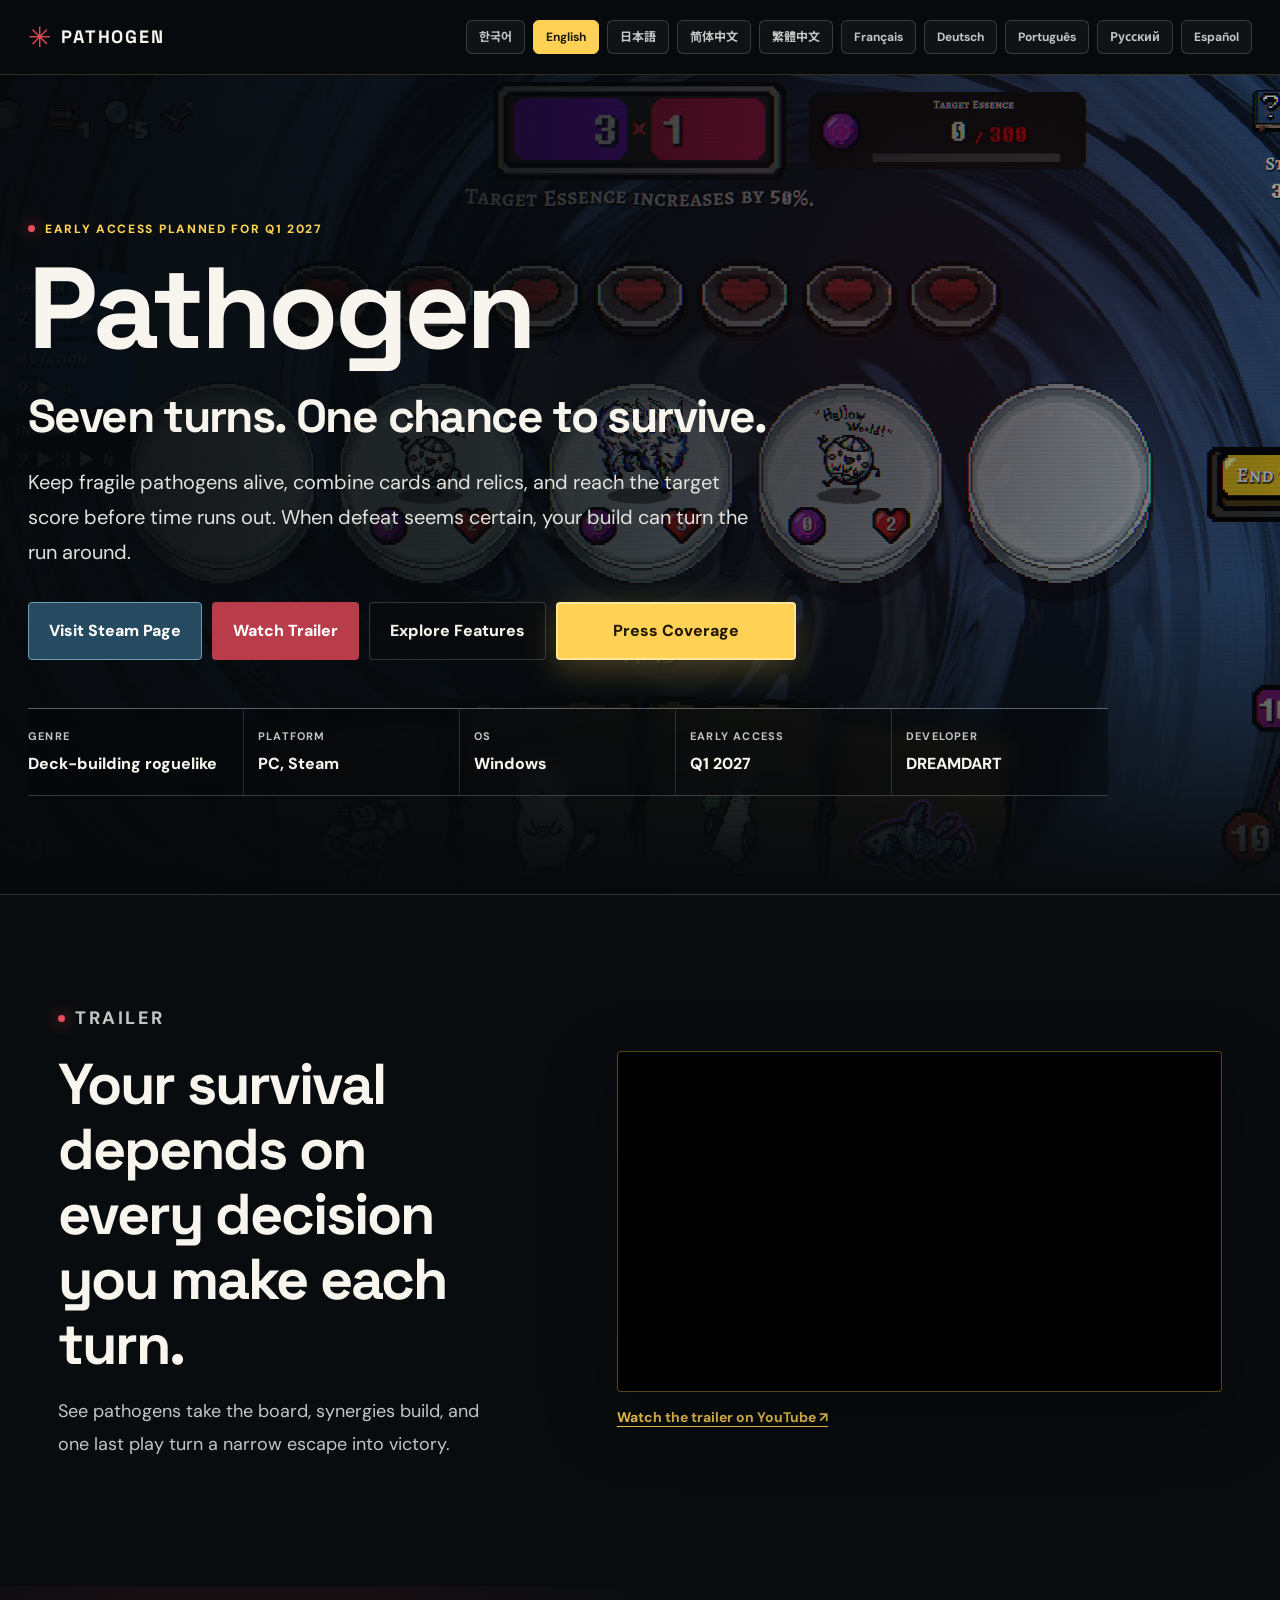
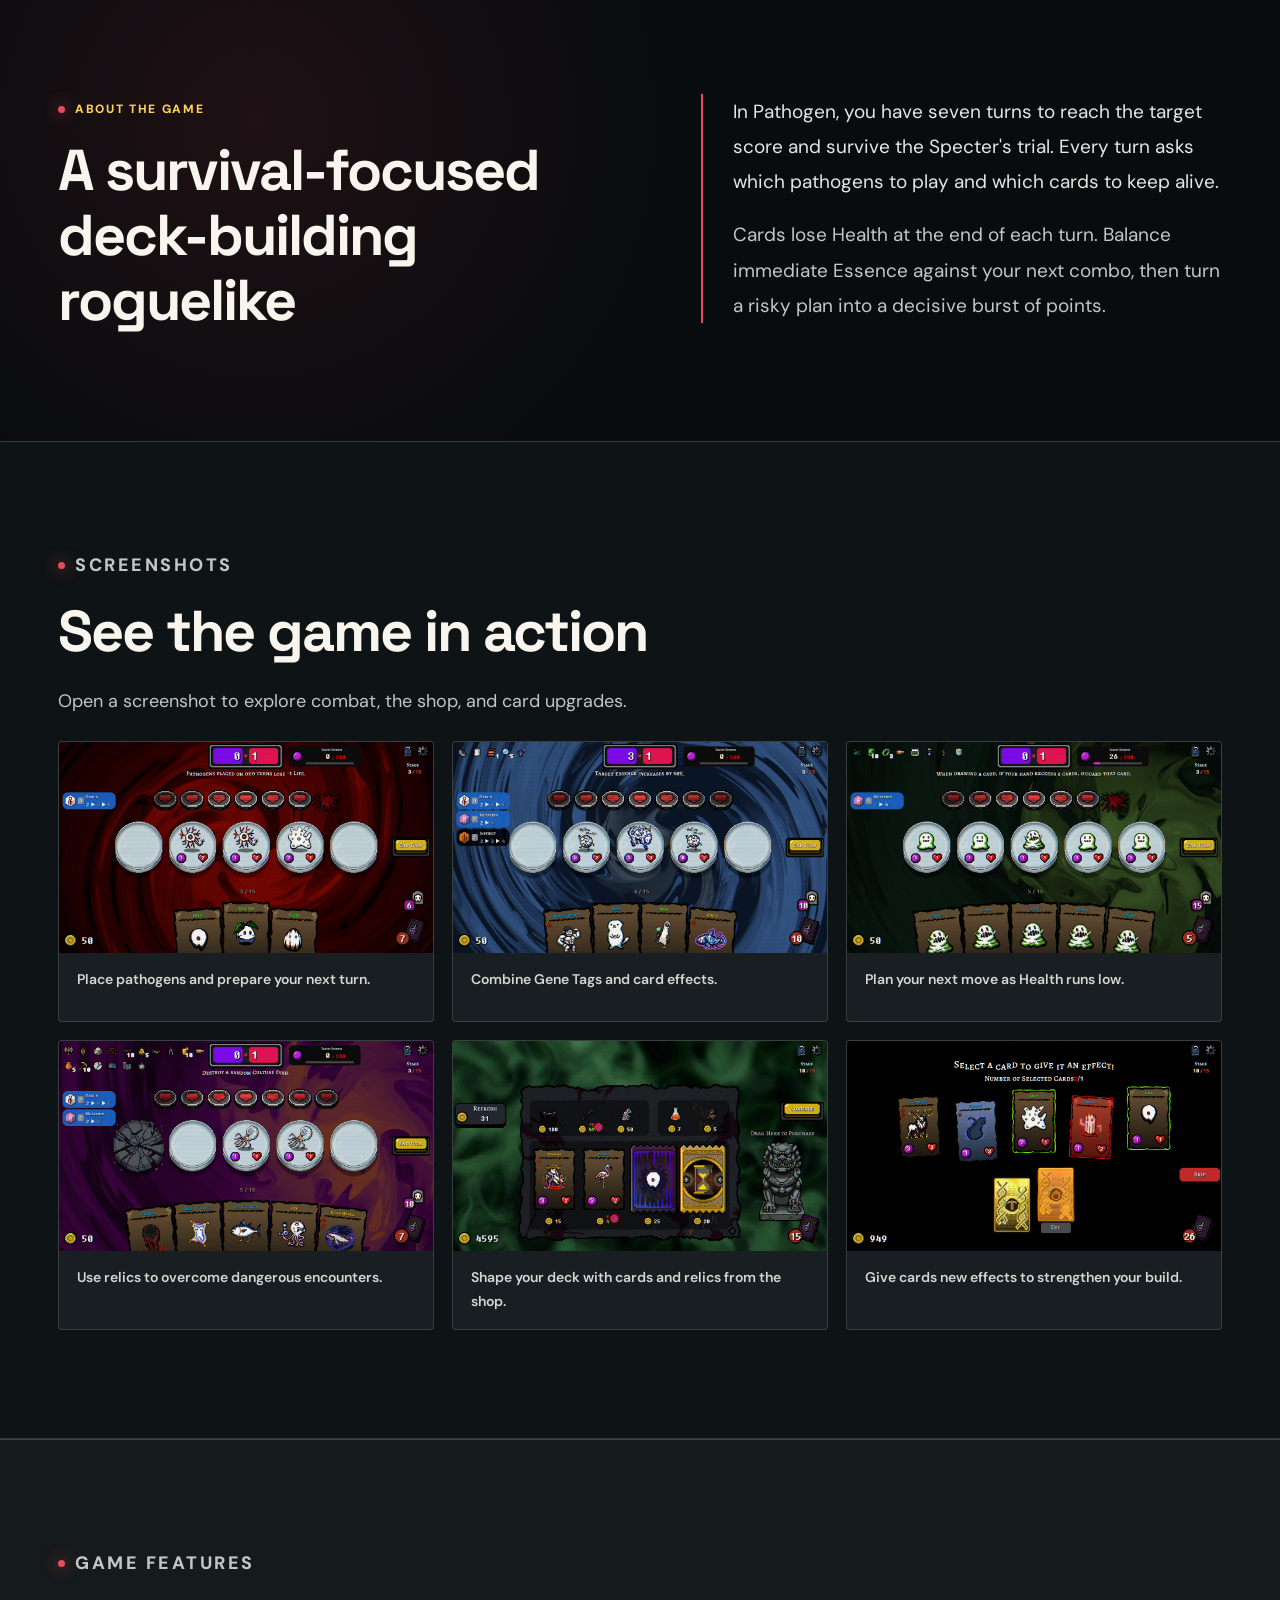
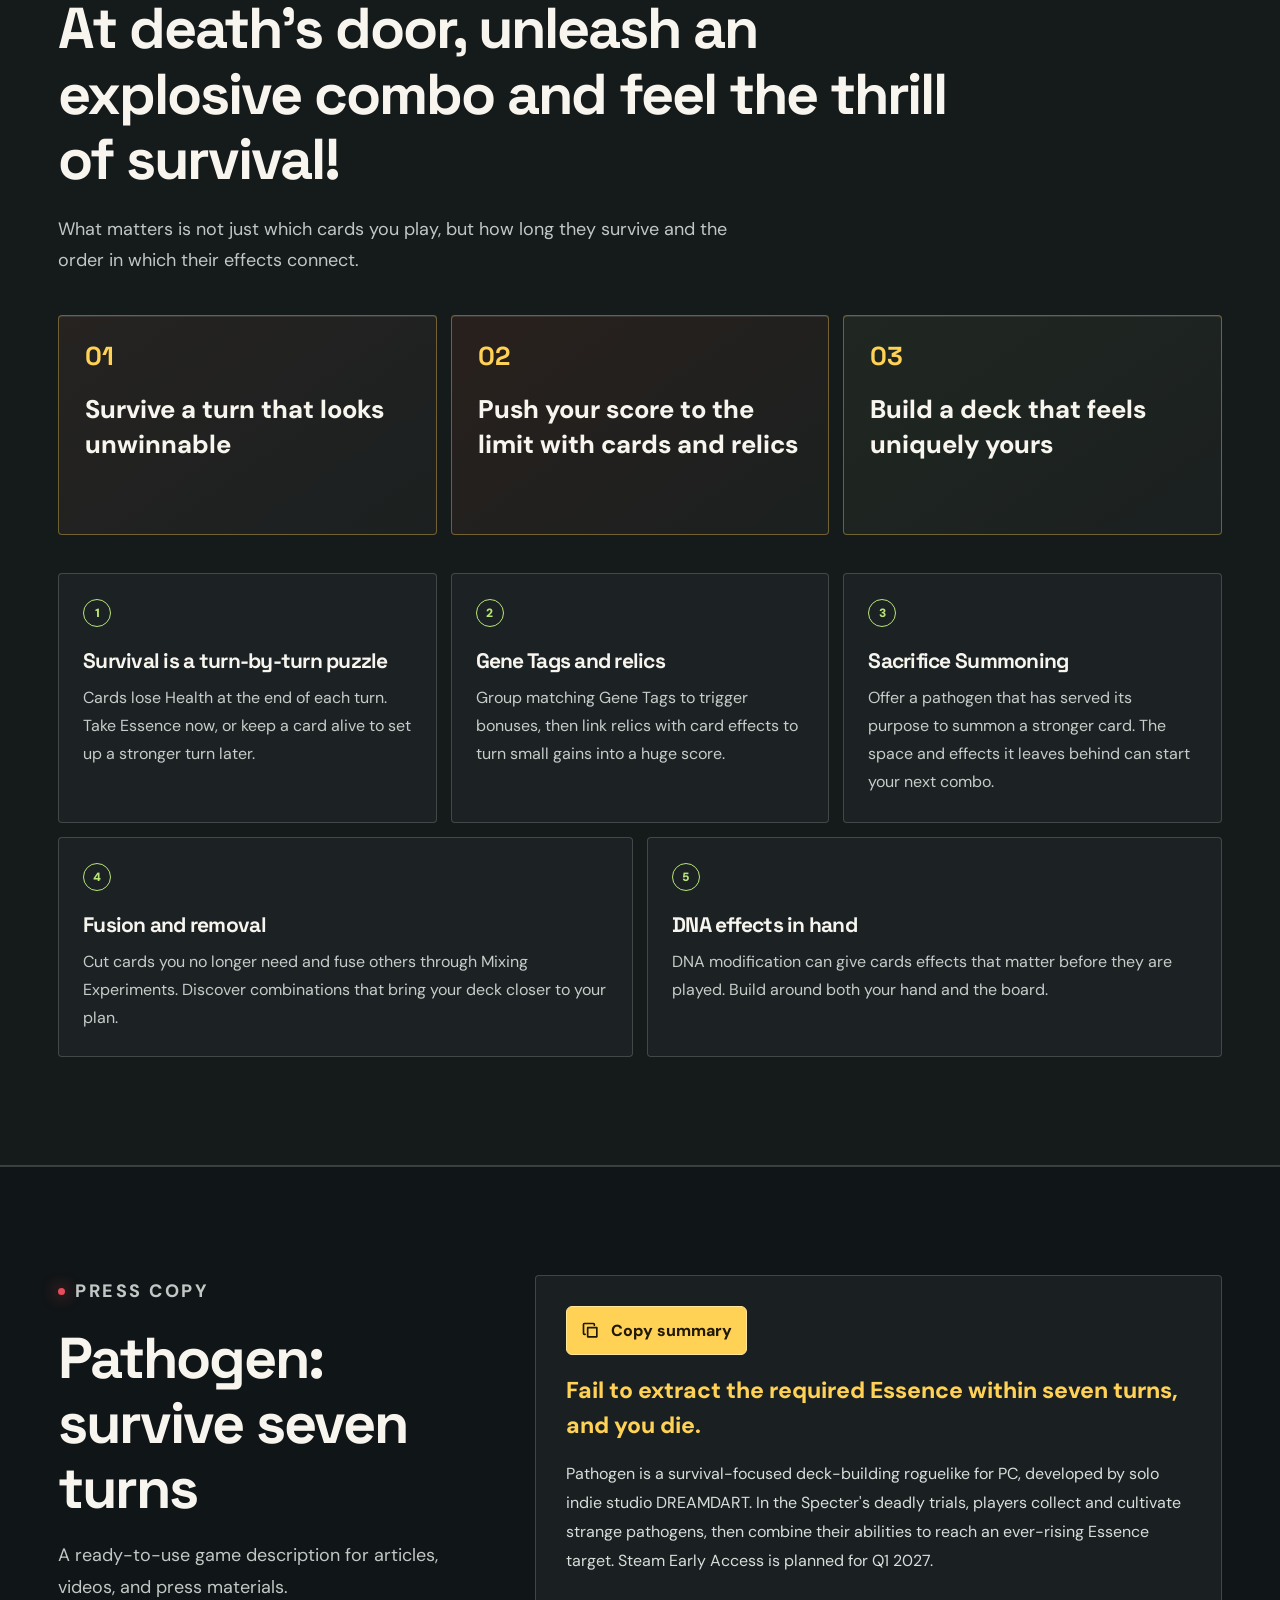
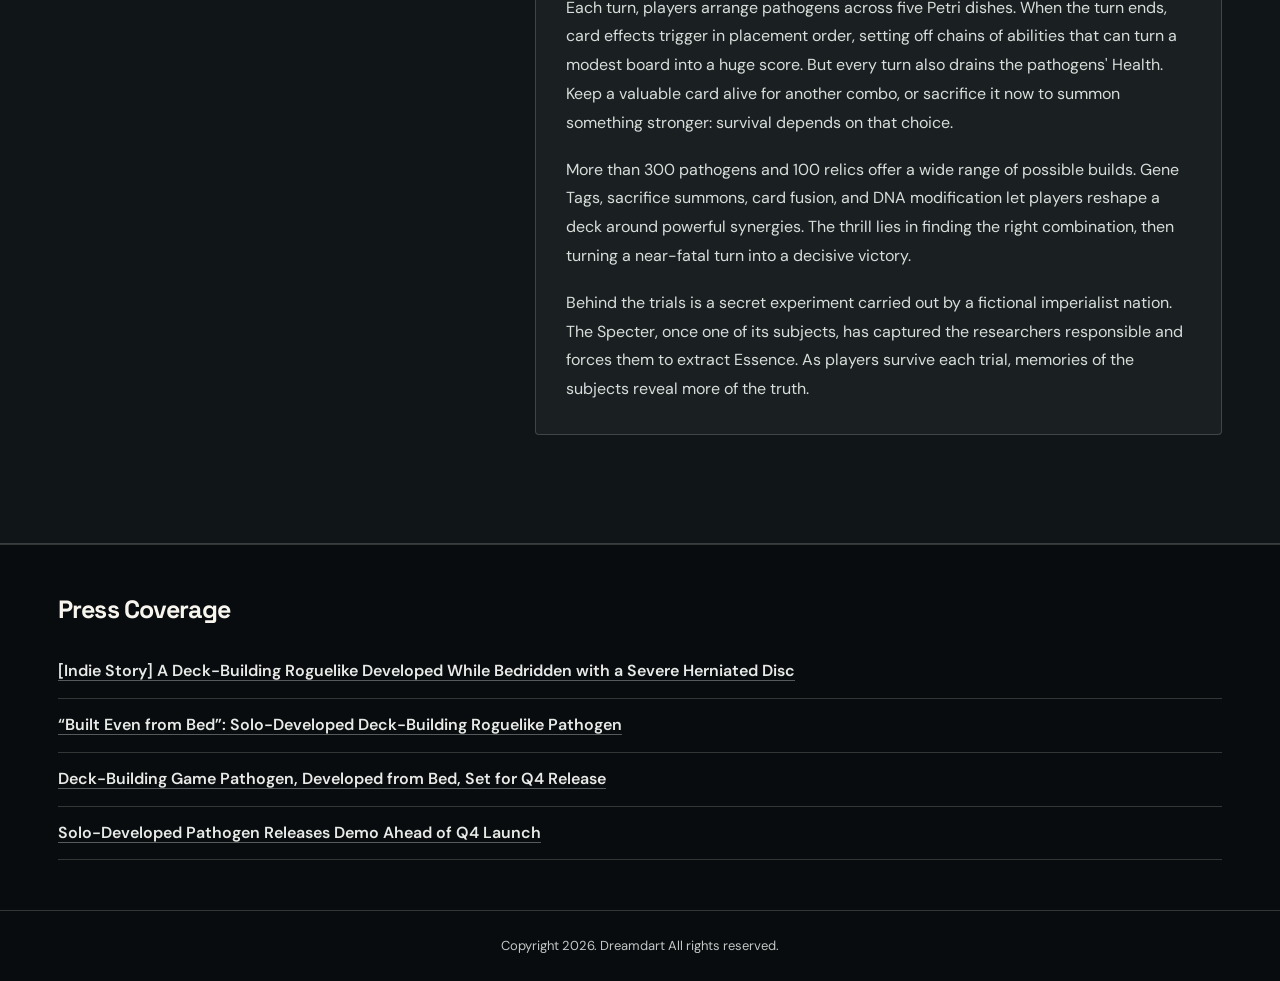
<file: index.html>
<!doctype html>
<html lang="en">
  <head>
    <meta charset="utf-8">
    <meta name="viewport" content="width=device-width, initial-scale=1">
    <title>Pathogen - Deck-Building Roguelike</title>
    <meta
      name="description"
      content="Pathogen is a deck-building roguelike where you extract Essence from pathogens and survive the Specter within seven turns."
    >
    <link rel="preconnect" href="https://fonts.googleapis.com">
    <link rel="preconnect" href="https://fonts.gstatic.com" crossorigin>
    <link href="https://fonts.googleapis.com/css2?family=DM+Sans:wght@400;500;600;700;800&family=Space+Grotesk:wght@500;600;700&family=Noto+Sans+KR:wght@400;500;600;700;800&family=Noto+Sans+JP:wght@400;500;600;700;800&family=Noto+Sans+SC:wght@400;500;600;700;800&family=Noto+Sans+TC:wght@400;500;600;700;800&display=swap" rel="stylesheet">
    <link rel="stylesheet" href="styles.css">
  </head>
  <body>
    <a class="skip-link" href="#main" data-i18n="ui.skip"></a>
    <header class="language-bar">
      <div class="header-inner">
        <a class="header-brand" href="#top" aria-label="Pathogen home"><span class="brand-mark" aria-hidden="true">✳</span> PATHOGEN</a>
        <nav class="language-list" id="languageList" aria-label="Language selector"></nav>
      </div>
    </header>

    <main id="main">
      <section id="top" class="hero" aria-labelledby="hero-title">
        <div class="hero-media" aria-hidden="true">
          <img src="assets/screenshots/English_2.png" alt="">
        </div>
        <div class="hero-shade"></div>
        <div class="hero-content">
          <p class="eyebrow" data-i18n="hero.kicker"></p>
          <h1 id="hero-title" data-i18n="hero.title"></h1>
          <p class="hero-tagline" data-i18n="hero.tagline"></p>
          <p class="hero-copy" data-i18n="hero.copy"></p>
          <div class="hero-actions">
            <a class="button steam" href="https://store.steampowered.com/app/4718090/Pathogen/" target="_blank" rel="noreferrer" data-i18n="hero.steam"></a>
            <a class="button primary" href="#trailer" data-i18n="hero.trailer"></a>
            <a class="button secondary" href="#features" data-i18n="hero.features"></a>
            <a class="button press-highlight" href="#coverage" data-i18n="hero.coverage"></a>
          </div>
          <dl class="hero-facts">
            <div>
              <dt data-i18n="facts.genre.label"></dt>
              <dd data-i18n="facts.genre.value"></dd>
            </div>
            <div>
              <dt data-i18n="facts.platform.label"></dt>
              <dd data-i18n="facts.platform.value"></dd>
            </div>
            <div>
              <dt data-i18n="facts.os.label"></dt>
              <dd data-i18n="facts.os.value"></dd>
            </div>
            <div>
              <dt data-i18n="facts.release.label"></dt>
              <dd data-i18n="facts.release.value"></dd>
            </div>
            <div>
              <dt data-i18n="facts.developer.label"></dt>
              <dd data-i18n="facts.developer.value"></dd>
            </div>
          </dl>
        </div>
      </section>

      <section id="trailer" class="section-inner trailer-layout" aria-labelledby="trailer-title">
        <div>
          <p class="eyebrow" data-i18n="trailerSection.kicker"></p>
          <h2 id="trailer-title" data-i18n="trailerSection.title"></h2>
          <p data-i18n="trailerSection.body"></p>
        </div>
        <div class="trailer-media">
          <div class="video-frame">
            <iframe data-youtube-id="dKhnJV5NCgE" title="Pathogen trailer" loading="lazy" referrerpolicy="strict-origin-when-cross-origin" allow="accelerometer; autoplay; clipboard-write; encrypted-media; gyroscope; picture-in-picture; web-share" allowfullscreen></iframe>
          </div>
          <a class="trailer-external" href="https://youtu.be/dKhnJV5NCgE" target="_blank" rel="noreferrer" data-i18n="trailerSection.link"></a>
        </div>
      </section>

      <section class="intro">
        <div class="section-inner intro-grid">
          <div>
            <p class="eyebrow" data-i18n="overview.kicker"></p>
            <h2 data-i18n="overview.title"></h2>
          </div>
          <div class="intro-copy">
            <p data-i18n="overview.body1"></p>
            <p data-i18n="overview.body2"></p>
          </div>
        </div>
      </section>

      <section class="gallery section-band" aria-labelledby="gallery-title">
        <div class="section-inner">
          <div class="section-heading compact">
            <p class="eyebrow" data-i18n="gallery.kicker"></p>
            <h2 id="gallery-title" data-i18n="gallery.title"></h2>
            <p data-i18n="gallery.hint"></p>
          </div>
          <div class="gallery-grid" id="galleryGrid"></div>
        </div>
      </section>

      <section id="features" class="section-band feature-band" aria-labelledby="features-title">
        <div class="section-inner">
          <div class="section-heading">
            <p class="eyebrow" data-i18n="features.kicker"></p>
            <h2 id="features-title" data-i18n="features.title"></h2>
            <p data-i18n="features.subtitle"></p>
          </div>
          <div class="feature-highlights" id="featureHighlights"></div>
          <div class="feature-grid" id="featureGrid"></div>
        </div>
      </section>

      <section class="press section-band" aria-labelledby="press-title">
        <div class="section-inner press-layout">
          <div>
            <p class="eyebrow" data-i18n="press.kicker"></p>
            <h2 id="press-title" data-i18n="press.title"></h2>
            <p data-i18n="press.intro"></p>
          </div>
          <div class="press-copy">
            <button class="icon-button" id="copyPress" type="button">
              <svg aria-hidden="true" viewBox="0 0 24 24">
                <path d="M8 8h11v11H8z"></path>
                <path d="M5 16H4a1 1 0 0 1-1-1V4a1 1 0 0 1 1-1h11a1 1 0 0 1 1 1v1"></path>
              </svg>
              <span data-copy-label data-i18n="press.button"></span>
            </button>
            <div class="press-body" id="pressText"></div>
          </div>
        </div>
      </section>
    </main>

    <section id="coverage" class="coverage" aria-labelledby="coverage-title">
      <div class="coverage-inner">
        <h2 id="coverage-title" data-i18n="coverage.title"></h2>
        <div class="coverage-links">
          <a href="https://www.gamemeca.com/view.php?gid=1777944" target="_blank" rel="noreferrer" data-i18n="coverage.items.0"></a>
          <a href="https://dpg.danawa.com/mobile/news/view?boardSeq=60&listSeq=6027862" target="_blank" rel="noreferrer" data-i18n="coverage.items.1"></a>
          <a href="https://www.inven.co.kr/webzine/news/?news=317863" target="_blank" rel="noreferrer" data-i18n="coverage.items.2"></a>
          <a href="https://gamefocus.co.kr/detail.php?number=177043" target="_blank" rel="noreferrer" data-i18n="coverage.items.3"></a>
        </div>
      </div>
    </section>

    <div class="image-modal" id="imageModal" aria-hidden="true">
      <div class="image-modal-panel" role="dialog" aria-modal="true">
        <button class="modal-close" id="modalClose" type="button">×</button>
        <img id="modalImage" alt="">
        <p id="modalCaption"></p>
      </div>
    </div>

    <footer class="footer">
      <span>Copyright 2026. Dreamdart All rights reserved.</span>
    </footer>

    <script src="script.js"></script>
  </body>
</html>
</file>
<file: styles.css>
:root {
  color-scheme: dark;
  --bg: #0b0d10;
  --panel: #15191f;
  --panel-2: #20252b;
  --text: #f4f0e8;
  --muted: #b9b5ad;
  --line: rgba(244, 240, 232, 0.16);
  --red: #d9434e;
  --gold: #e6b64c;
  --green: #7ccf91;
  --blue: #69b7d6;
  --shadow: rgba(0, 0, 0, 0.45);
}

* {
  box-sizing: border-box;
}

html {
  scroll-behavior: smooth;
}

body {
  margin: 0;
  background: var(--bg);
  color: var(--text);
  font-family: Inter, system-ui, -apple-system, BlinkMacSystemFont, "Segoe UI", sans-serif;
  line-height: 1.6;
}

img {
  display: block;
  max-width: 100%;
}

a {
  color: inherit;
}

.language-bar {
  position: sticky;
  top: 0;
  z-index: 20;
  border-bottom: 1px solid var(--line);
  background: rgba(11, 13, 16, 0.92);
  backdrop-filter: blur(14px);
}

.language-list {
  display: flex;
  gap: 8px;
  max-width: 1180px;
  margin: 0 auto;
  padding: 10px 18px;
  overflow-x: auto;
  scrollbar-width: none;
}

.language-list::-webkit-scrollbar {
  display: none;
}

.language-list button {
  flex: 0 0 auto;
  min-height: 36px;
  border: 1px solid var(--line);
  border-radius: 999px;
  background: rgba(255, 255, 255, 0.04);
  color: var(--text);
  font: inherit;
  font-size: 13px;
  font-weight: 700;
  padding: 7px 13px;
  cursor: pointer;
}

.language-list button:hover,
.language-list button.is-active {
  border-color: var(--gold);
  background: rgba(230, 182, 76, 0.18);
}

.hero {
  position: relative;
  min-height: calc(100vh - 58px);
  display: flex;
  align-items: flex-end;
  overflow: hidden;
}

.hero-media,
.hero-shade {
  position: absolute;
  inset: 0;
}

.hero-media img {
  width: 100%;
  height: 100%;
  object-fit: cover;
}

.hero-shade {
  background:
    linear-gradient(90deg, rgba(11, 13, 16, 0.95), rgba(11, 13, 16, 0.66) 48%, rgba(11, 13, 16, 0.3)),
    linear-gradient(0deg, #0b0d10 0%, rgba(11, 13, 16, 0) 32%);
}

.hero-content {
  position: relative;
  width: min(1180px, 100%);
  margin: 0 auto;
  padding: 96px 22px 64px;
}

.eyebrow {
  margin: 0 0 12px;
  color: var(--gold);
  font-size: 13px;
  font-weight: 800;
  letter-spacing: 0;
  text-transform: uppercase;
}

h1,
h2,
h3,
p {
  overflow-wrap: anywhere;
}

h1 {
  max-width: 760px;
  margin: 0;
  font-size: clamp(48px, 8vw, 104px);
  line-height: 0.95;
  letter-spacing: 0;
}

h2 {
  margin: 0;
  font-size: clamp(30px, 4vw, 58px);
  line-height: 1.05;
  letter-spacing: 0;
}

.section-heading {
  max-width: 1120px;
  margin-bottom: 34px;
}

h3 {
  margin: 0 0 10px;
  font-size: 20px;
  line-height: 1.2;
}

.hero-copy {
  max-width: 690px;
  margin: 22px 0 0;
  color: var(--muted);
  font-size: clamp(18px, 2vw, 23px);
}

.hero-actions {
  display: flex;
  flex-wrap: wrap;
  gap: 12px;
  margin: 30px 0;
}

.button {
  display: inline-flex;
  align-items: center;
  justify-content: center;
  min-height: 46px;
  border-radius: 6px;
  padding: 11px 18px;
  font-weight: 800;
  text-decoration: none;
}

.button.primary {
  background: var(--red);
  color: #fff;
  box-shadow: 0 16px 36px rgba(217, 67, 78, 0.25);
}

.button.steam {
  min-height: 54px;
  padding: 13px 28px;
  border: 1px solid rgba(105, 183, 214, 0.75);
  background: linear-gradient(135deg, #1b77a8, #12395f);
  color: #fff;
  box-shadow: 0 18px 42px rgba(27, 119, 168, 0.36);
}

.button.steam:hover {
  filter: brightness(1.12);
}

.button.secondary {
  border: 1px solid var(--line);
  background: rgba(255, 255, 255, 0.08);
}

.button.press-highlight {
  min-width: 230px;
  min-height: 58px;
  padding: 14px 34px;
  background: #ffd44f;
  border: 2px solid #fff0a3;
  color: #201800;
  box-shadow: 0 18px 44px rgba(255, 212, 79, 0.45);
  font-size: 17px;
}

.button.press-highlight:hover,
.button.press-highlight:focus-visible {
  background: #ffe577;
  transform: translateY(-2px);
}

.hero-facts {
  display: grid;
  grid-template-columns: repeat(5, minmax(0, 1fr));
  max-width: 1040px;
  margin: 38px 0 0;
  border: 1px solid var(--line);
  background: rgba(12, 14, 17, 0.72);
}

.hero-facts div {
  min-width: 0;
  padding: 16px;
  border-right: 1px solid var(--line);
}

.hero-facts div:last-child {
  border-right: 0;
}

dt {
  color: var(--muted);
  font-size: 12px;
  font-weight: 700;
  text-transform: uppercase;
}

dd {
  margin: 4px 0 0;
  font-weight: 800;
}

.section-band {
  background: #111418;
  border-block: 1px solid var(--line);
}

.section-inner {
  width: min(1180px, 100%);
  margin: 0 auto;
  padding: 88px 22px;
}

.intro-grid,
.difference-layout,
.trailer-layout,
.press-layout {
  display: grid;
  grid-template-columns: minmax(0, 0.9fr) minmax(0, 1.1fr);
  gap: clamp(28px, 5vw, 72px);
  align-items: center;
}

.intro-copy p,
.difference-layout p,
.trailer-layout p,
.press-layout p,
.section-heading p {
  color: var(--muted);
  font-size: 18px;
}

.video-frame {
  position: relative;
  overflow: hidden;
  border: 1px solid var(--line);
  border-radius: 8px;
  background: #000;
  box-shadow: 0 24px 70px var(--shadow);
  aspect-ratio: 16 / 9;
}

.video-frame iframe {
  position: absolute;
  inset: 0;
  width: 100%;
  height: 100%;
  border: 0;
}

.section-heading.compact {
  margin-bottom: 24px;
}

.feature-grid {
  display: grid;
  grid-template-columns: repeat(4, minmax(0, 1fr));
  gap: 14px;
}

.feature-highlights {
  display: grid;
  grid-template-columns: repeat(3, minmax(0, 1fr));
  gap: 16px;
  margin-bottom: 26px;
}

.feature-highlight {
  display: flex;
  align-items: center;
  min-height: 170px;
  padding: 24px;
  border: 1px solid rgba(255, 212, 79, 0.75);
  border-radius: 8px;
  background: linear-gradient(145deg, rgba(230, 182, 76, 0.2), rgba(217, 67, 78, 0.08));
  box-shadow: inset 0 1px 0 rgba(255, 255, 255, 0.1);
  color: #fff2bf;
  font-size: clamp(19px, 2vw, 25px);
  font-weight: 800;
  line-height: 1.35;
}

.feature-card,
.difference-item {
  border: 1px solid var(--line);
  border-radius: 8px;
  background: var(--panel);
}

.feature-card {
  min-height: 270px;
  padding: 22px;
}

.feature-card .number {
  display: inline-grid;
  place-items: center;
  width: 34px;
  height: 34px;
  margin-bottom: 18px;
  border-radius: 50%;
  background: var(--green);
  color: #07100a;
  font-weight: 900;
}

.feature-card p,
.difference-item p {
  margin: 0;
  color: var(--muted);
}

.difference-list {
  display: grid;
  gap: 12px;
}

.difference-item {
  padding: 18px;
}

.difference-item h3 {
  display: flex;
  align-items: center;
  gap: 10px;
}

.difference-item h3::before {
  content: "";
  width: 10px;
  height: 10px;
  flex: 0 0 auto;
  background: var(--blue);
}

.gallery-grid {
  display: grid;
  grid-template-columns: repeat(3, minmax(0, 1fr));
  gap: 16px;
}

figure {
  margin: 0;
  overflow: hidden;
  border: 1px solid var(--line);
  border-radius: 8px;
  background: var(--panel-2);
}

figure img {
  width: 100%;
  aspect-ratio: 16 / 9;
  object-fit: cover;
}

.gallery-button {
  display: block;
  width: 100%;
  padding: 0;
  border: 0;
  background: transparent;
  color: inherit;
  cursor: zoom-in;
}

.gallery-button img {
  transition: transform 180ms ease, filter 180ms ease;
}

.gallery-button:hover img,
.gallery-button:focus-visible img {
  filter: brightness(1.12);
  transform: scale(1.02);
}

figcaption {
  min-height: 64px;
  padding: 14px;
  color: var(--muted);
  font-size: 14px;
  font-weight: 700;
}

.press-copy {
  display: grid;
  gap: 12px;
}

.icon-button {
  justify-self: start;
  display: inline-flex;
  align-items: center;
  gap: 10px;
  min-height: 44px;
  border: 1px solid var(--line);
  border-radius: 6px;
  background: var(--red);
  color: #fff;
  font: inherit;
  font-weight: 800;
  padding: 10px 14px;
  cursor: pointer;
}

.icon-button svg {
  width: 20px;
  height: 20px;
  fill: none;
  stroke: currentColor;
  stroke-width: 2;
  stroke-linecap: round;
  stroke-linejoin: round;
}

.press-copy textarea {
  width: 100%;
  min-height: 430px;
  resize: vertical;
  border: 1px solid var(--line);
  border-radius: 8px;
  background: rgba(255, 255, 255, 0.04);
  color: var(--text);
  font: inherit;
  line-height: 1.7;
  padding: 18px;
}

.image-modal {
  position: fixed;
  inset: 0;
  z-index: 40;
  display: none;
  align-items: center;
  justify-content: center;
  padding: 24px;
  background: rgba(0, 0, 0, 0.82);
}

.image-modal.is-open {
  display: flex;
}

.modal-open {
  overflow: hidden;
}

.image-modal-panel {
  position: relative;
  width: min(1180px, 100%);
}

.image-modal-panel img {
  width: 100%;
  max-height: 82vh;
  object-fit: contain;
  border: 1px solid var(--line);
  border-radius: 8px;
  background: #000;
}

.image-modal-panel p {
  margin: 12px 0 0;
  color: var(--text);
  text-align: center;
  font-weight: 700;
}

.modal-close {
  position: absolute;
  top: -16px;
  right: -16px;
  display: grid;
  place-items: center;
  width: 42px;
  height: 42px;
  border: 1px solid var(--line);
  border-radius: 50%;
  background: var(--red);
  color: #fff;
  font-size: 30px;
  line-height: 1;
  cursor: pointer;
}

.footer {
  border-top: 1px solid var(--line);
  padding: 24px 18px 34px;
  color: var(--muted);
  text-align: center;
}

.coverage {
  border-top: 1px solid var(--line);
  background: #0f1216;
}

.coverage-inner {
  width: min(1180px, 100%);
  margin: 0 auto;
  padding: 34px 22px;
}

.coverage h2 {
  margin: 0 0 16px;
  font-size: 24px;
}

.coverage-links {
  display: grid;
  grid-template-columns: repeat(3, minmax(0, 1fr));
  gap: 10px;
}

.coverage-links a {
  display: inline-flex;
  align-items: center;
  min-height: 42px;
  border: 1px solid var(--line);
  border-radius: 6px;
  background: rgba(255, 255, 255, 0.05);
  color: var(--text);
  font-weight: 800;
  padding: 9px 14px;
  text-decoration: none;
  line-height: 1.35;
}

.coverage-links a:hover {
  border-color: var(--gold);
  background: rgba(230, 182, 76, 0.14);
}

@media (max-width: 920px) {
  .hero-facts,
  .feature-grid,
  .feature-highlights,
  .gallery-grid,
  .intro-grid,
  .difference-layout,
  .trailer-layout,
  .press-layout {
    grid-template-columns: 1fr;
  }

  .coverage-links {
    grid-template-columns: 1fr;
  }

  .hero-facts div {
    border-right: 0;
    border-bottom: 1px solid var(--line);
  }

  .hero-facts div:last-child {
    border-bottom: 0;
  }

  .feature-card {
    min-height: auto;
  }
}

@media (max-width: 560px) {
  .hero {
    min-height: 720px;
  }

  .hero-content,
  .section-inner {
    padding-inline: 16px;
  }

  .hero-content {
    padding-top: 72px;
  }

  .button {
    width: 100%;
  }

  .modal-close {
    top: 8px;
    right: 8px;
  }
}

/* Editorial layout */
:root {
  --bg: #090c0e;
  --panel: #151a1d;
  --panel-2: #1c2225;
  --text: #f7f5ee;
  --muted: #c2c7c5;
  --line: rgba(235, 240, 231, 0.18);
  --red: #e44d59;
  --gold: #ffd256;
  --green: #b9e477;
  --blue: #82bfd1;
}

body {
  font-family: "DM Sans", "Noto Sans KR", system-ui, sans-serif;
  line-height: 1.7;
  background: var(--bg);
}

:lang(ko) body {
  font-family: "Noto Sans KR", "DM Sans", system-ui, sans-serif;
  word-break: keep-all;
}

:lang(ja) body { font-family: "Noto Sans JP", "DM Sans", system-ui, sans-serif; word-break: keep-all; }
:lang(zh-CN) body { font-family: "Noto Sans SC", "DM Sans", system-ui, sans-serif; word-break: keep-all; }
:lang(zh-TW) body { font-family: "Noto Sans TC", "DM Sans", system-ui, sans-serif; word-break: keep-all; }

h1, h2, h3, .header-brand, .hero-tagline {
  font-family: "Space Grotesk", "Noto Sans KR", system-ui, sans-serif;
  letter-spacing: -0.035em;
}

.skip-link {
  position: fixed;
  top: -60px;
  left: 16px;
  z-index: 90;
  padding: 10px 16px;
  background: var(--gold);
  color: #15120a;
}

.skip-link:focus { top: 12px; }

:focus-visible {
  outline: 2px solid var(--gold);
  outline-offset: 3px;
}

[id] { scroll-margin-top: 86px; }

.language-bar {
  background: rgba(8, 11, 13, 0.94);
  border-bottom: 1px solid rgba(255, 210, 86, 0.18);
}

.header-inner {
  display: flex;
  align-items: center;
  gap: 32px;
  width: min(1320px, 100%);
  min-height: 74px;
  margin: auto;
  padding: 0 28px;
}

.header-brand {
  flex: 0 0 auto;
  display: inline-flex;
  align-items: center;
  gap: 8px;
  color: var(--text);
  text-decoration: none;
  font-size: 18px;
  font-weight: 700;
  letter-spacing: 0.1em;
}

.brand-mark { color: var(--red); font-size: 28px; line-height: 1; }

.language-list {
  justify-content: flex-end;
  max-width: none;
  min-width: 0;
  margin: 0 0 0 auto;
  padding: 12px 0;
}

.language-list button {
  min-height: 34px;
  padding: 5px 12px;
  border-radius: 6px;
  color: #c4c7c5;
  font-size: 12px;
  font-weight: 700;
  white-space: nowrap;
}

.language-list button:hover,
.language-list button.is-active {
  border-color: var(--gold);
  background: var(--gold);
  color: #1c180d;
}

.hero {
  min-height: min(820px, calc(100svh - 74px));
  align-items: center;
  isolation: isolate;
  border-bottom: 1px solid var(--line);
}

.hero-media img { object-position: center 42%; }

.hero-shade {
  background:
    linear-gradient(90deg, rgba(6, 9, 11, 0.96) 0%, rgba(6, 9, 11, 0.84) 38%, rgba(6, 9, 11, 0.34) 100%),
    linear-gradient(0deg, #090c0e 0%, transparent 38%),
    radial-gradient(circle at 70% 30%, rgba(135, 19, 43, 0.22), transparent 40%);
}

.hero-content {
  width: min(1320px, 100%);
  padding: 96px 28px 56px;
}

.eyebrow {
  display: inline-flex;
  align-items: center;
  gap: 10px;
  margin-bottom: 18px;
  color: var(--gold);
  font-size: 12px;
  font-weight: 800;
  letter-spacing: 0.14em;
  text-transform: uppercase;
}

.eyebrow::before {
  content: "";
  width: 7px;
  height: 7px;
  border-radius: 50%;
  background: var(--red);
  box-shadow: 0 0 16px var(--red);
}

h1 { font-size: clamp(70px, 9vw, 138px); line-height: 0.9; }
h2 { max-width: 900px; font-size: clamp(36px, 4.5vw, 64px); line-height: 1.13; }
h3 { font-size: 21px; line-height: 1.3; }

.hero-tagline {
  max-width: 760px;
  margin: 28px 0 0;
  color: var(--text);
  font-size: clamp(26px, 3.6vw, 48px);
  font-weight: 700;
  line-height: 1.18;
}

.hero-copy {
  max-width: 720px;
  margin-top: 22px;
  color: #e0e2dd;
  font-size: clamp(17px, 1.7vw, 20px);
  line-height: 1.75;
}

.hero-actions { gap: 10px; margin: 32px 0 0; }

.button {
  min-height: 54px;
  padding: 13px 20px;
  border: 1px solid transparent;
  border-radius: 4px;
  line-height: 1.3;
  text-align: center;
  transition: transform 160ms ease, background 160ms ease, border-color 160ms ease;
}

.button:hover { transform: translateY(-2px); }

.button.steam {
  min-height: 54px;
  padding: 13px 20px;
  border-color: #729eb3;
  background: #264a60;
  box-shadow: none;
}

.button.primary { background: #b93c4b; box-shadow: none; }
.button.secondary { background: rgba(9, 12, 14, 0.7); }

.button.press-highlight {
  min-width: 240px;
  min-height: 58px;
  padding: 13px 30px;
  border-color: #ffe699;
  background: var(--gold);
  box-shadow: 0 10px 34px rgba(255, 210, 86, 0.26);
  color: #201804;
  font-size: 16px;
}

.hero-facts {
  max-width: 1080px;
  margin-top: 48px;
  border: 0;
  border-top: 1px solid rgba(255,255,255,0.35);
  border-bottom: 1px solid rgba(255,255,255,0.2);
  background: rgba(6, 9, 11, 0.42);
  backdrop-filter: blur(10px);
}

.hero-facts div { padding: 18px 14px; border-color: rgba(255,255,255,0.14); }
.hero-facts div:first-child { padding-left: 0; }
.hero-facts dt { color: #bfc5c4; font-size: 11px; letter-spacing: 0.11em; }
.hero-facts dd { color: var(--text); font-size: 16px; }

.section-band { background: #101517; border-block-color: var(--line); }
.section-inner { width: min(1220px, 100%); padding: 108px 28px; }
.section-heading { max-width: 890px; margin-bottom: 38px; }
.section-heading p:last-child { max-width: 700px; margin: 22px 0 0; line-height: 1.75; }

.gallery { background: #0e1315; }
.gallery-grid { gap: 18px; }
.gallery figure {
  border-color: rgba(255,255,255,0.14);
  border-radius: 4px;
  background: #181e21;
  transition: border-color 160ms ease, transform 160ms ease;
}
.gallery figure:hover { border-color: rgba(255,210,86,0.58); transform: translateY(-3px); }
.gallery figure img { aspect-ratio: 16 / 9; }
.gallery figcaption { min-height: 68px; padding: 15px 18px; color: #d3d7d3; font-size: 14px; font-weight: 600; }

.intro {
  position: relative;
  background: radial-gradient(circle at 20% 30%, rgba(144, 40, 55, 0.16), transparent 38%), var(--bg);
}
.intro-grid { grid-template-columns: minmax(0, 1fr) minmax(0, 0.9fr); align-items: start; }
.intro h2 { max-width: 630px; }
.intro-copy { border-left: 2px solid var(--red); padding-left: 30px; }
.intro-copy p { margin: 0 0 18px; color: #e4e7e2; font-size: 19px; line-height: 1.85; }
.intro-copy p:last-child { margin-bottom: 0; color: var(--muted); }

.feature-band { background: #151a1b; }
.feature-highlights { gap: 14px; margin-bottom: 38px; }
.feature-highlight {
  position: relative;
  display: block;
  min-height: 220px;
  margin: 0;
  padding: 76px 26px 26px;
  border: 1px solid rgba(255,210,86,0.36);
  border-radius: 4px;
  background: linear-gradient(145deg, #262321, #1b2020);
  color: var(--text);
  font-size: clamp(20px, 2vw, 27px);
  line-height: 1.4;
}
.feature-highlight::before {
  position: absolute;
  top: 22px;
  left: 26px;
  color: var(--gold);
  font-family: "Space Grotesk", sans-serif;
  font-size: 26px;
  font-weight: 700;
}
.feature-highlight:nth-child(1)::before { content: "01"; }
.feature-highlight:nth-child(2)::before { content: "02"; }
.feature-highlight:nth-child(3)::before { content: "03"; }
.feature-highlight:nth-child(2) { background: linear-gradient(145deg, #29201d, #1b2020); }
.feature-highlight:nth-child(3) { background: linear-gradient(145deg, #202721, #1b2020); }

.feature-grid { grid-template-columns: repeat(6, minmax(0, 1fr)); gap: 14px; }
.feature-card { grid-column: span 2; min-height: 250px; padding: 24px; border-radius: 4px; background: #1c2224; }
.feature-card:nth-child(n+4) { grid-column: span 3; min-height: 210px; }
.feature-card .number { width: 28px; height: 28px; margin-bottom: 20px; background: transparent; border: 1px solid var(--green); color: var(--green); font-size: 12px; }
.feature-card h3 { color: var(--text); }
.feature-card p { color: #c6ccc8; line-height: 1.75; }

.trailer-layout { align-items: center; }
.trailer-layout h2 { max-width: 460px; }
.trailer-layout p:last-child { max-width: 440px; line-height: 1.8; }
.video-frame { border-radius: 4px; border-color: rgba(255,210,86,0.32); }
.trailer-external { display: inline-block; margin-top: 14px; color: var(--gold); font-size: 14px; font-weight: 700; text-underline-offset: 4px; }

.press { background: #101517; }
.press-layout { align-items: start; grid-template-columns: minmax(0, 0.75fr) minmax(0, 1.25fr); }
.press-layout h2 { max-width: 430px; }
.press-layout p { line-height: 1.8; }
.press-copy { gap: 18px; border: 1px solid var(--line); border-radius: 4px; padding: 30px; background: #1a2022; }
.icon-button { min-height: 46px; border-color: #ffe699; background: var(--gold); color: #201804; }
.icon-button:hover { background: #ffe184; }
.press-body { color: #d8ddda; font-size: 16px; line-height: 1.85; }
.press-body p { margin: 0 0 18px; color: inherit; font-size: inherit; }
.press-body p:last-child { margin-bottom: 0; }
.press-body .press-lead { color: var(--gold); font-size: clamp(19px, 2vw, 23px); font-weight: 800; line-height: 1.5; }

.coverage { background: #090c0e; }
.coverage-inner { width: min(1220px, 100%); padding: 50px 28px; }
.coverage h2 { margin-bottom: 22px; font-size: 25px; }
.coverage-links { grid-template-columns: 1fr; gap: 0; }
.coverage-links a { display: block; min-height: 0; padding: 14px 0; border: 0; border-bottom: 1px solid var(--line); border-radius: 0; background: transparent; color: #e7eae7; font-size: 16px; font-weight: 600; line-height: 1.55; text-decoration: underline; text-decoration-color: rgba(231,234,231,0.35); text-underline-offset: 4px; }
.coverage-links a::after { content: none; }
.coverage-links a:hover, .coverage-links a:focus-visible { color: var(--gold); background: transparent; text-decoration-color: currentColor; }
.footer { padding: 24px; font-size: 13px; }

@media (max-width: 1020px) {
  .header-inner { gap: 14px; }
  .feature-highlight { min-height: 250px; }
}

@media (max-width: 920px) {
  .hero { min-height: 780px; }
  .hero-facts { grid-template-columns: repeat(3, minmax(0, 1fr)); }
  .hero-facts div { border-bottom: 1px solid var(--line); }
  .gallery-grid { grid-template-columns: repeat(2, minmax(0, 1fr)); }
  .intro-grid, .trailer-layout, .press-layout { grid-template-columns: 1fr; }
  .feature-highlights { grid-template-columns: 1fr; }
  .feature-highlight { min-height: 0; padding: 72px 24px 25px; }
  .feature-grid { grid-template-columns: repeat(2, minmax(0, 1fr)); }
  .feature-card, .feature-card:nth-child(n+4) { grid-column: auto; min-height: 0; }
  .coverage-links { grid-template-columns: 1fr; }
}

@media (max-width: 600px) {
  .header-inner { min-height: 60px; padding: 0 16px; }
  .header-brand { font-size: 14px; }
  .brand-mark { font-size: 22px; }
  .language-list { gap: 6px; }
  .language-list { justify-content: flex-start; }
  .language-list button { font-size: 11px; padding: 4px 9px; }
  .hero { min-height: 0; }
  .hero-media img { object-position: 58% center; }
  .hero-content { padding: 96px 16px 38px; }
  h1 { font-size: clamp(54px, 15vw, 78px); }
  h2 { font-size: clamp(32px, 9vw, 44px); }
  .hero-tagline { margin-top: 20px; font-size: clamp(25px, 7vw, 34px); }
  .hero-copy { font-size: 16px; }
  .hero-actions { display: grid; grid-template-columns: repeat(2, minmax(0, 1fr)); }
  .button, .button.steam { width: 100%; min-height: 54px; padding: 10px 12px; font-size: 13px; }
  .button.press-highlight { grid-column: 1 / -1; min-width: 0; font-size: 15px; }
  .hero-facts { grid-template-columns: repeat(2, minmax(0, 1fr)); margin-top: 36px; }
  .hero-facts div { padding: 12px; }
  .hero-facts div:first-child { padding-left: 12px; }
  .hero-facts div:last-child { grid-column: 1 / -1; }
  .hero-facts dd { font-size: 14px; }
  .section-inner { padding: 72px 16px; }
  .gallery-grid, .feature-grid { grid-template-columns: 1fr; }
  .intro-copy { padding-left: 20px; }
  .intro-copy p { font-size: 17px; }
  .press-copy { padding: 20px; }
  .coverage-inner { padding: 42px 16px; }
}

@media print {
  .skip-link { display: none; }
}

@media (prefers-reduced-motion: reduce) {
  html { scroll-behavior: auto; }
  *, *::before, *::after { transition-duration: 0.01ms !important; }
}
</file>
